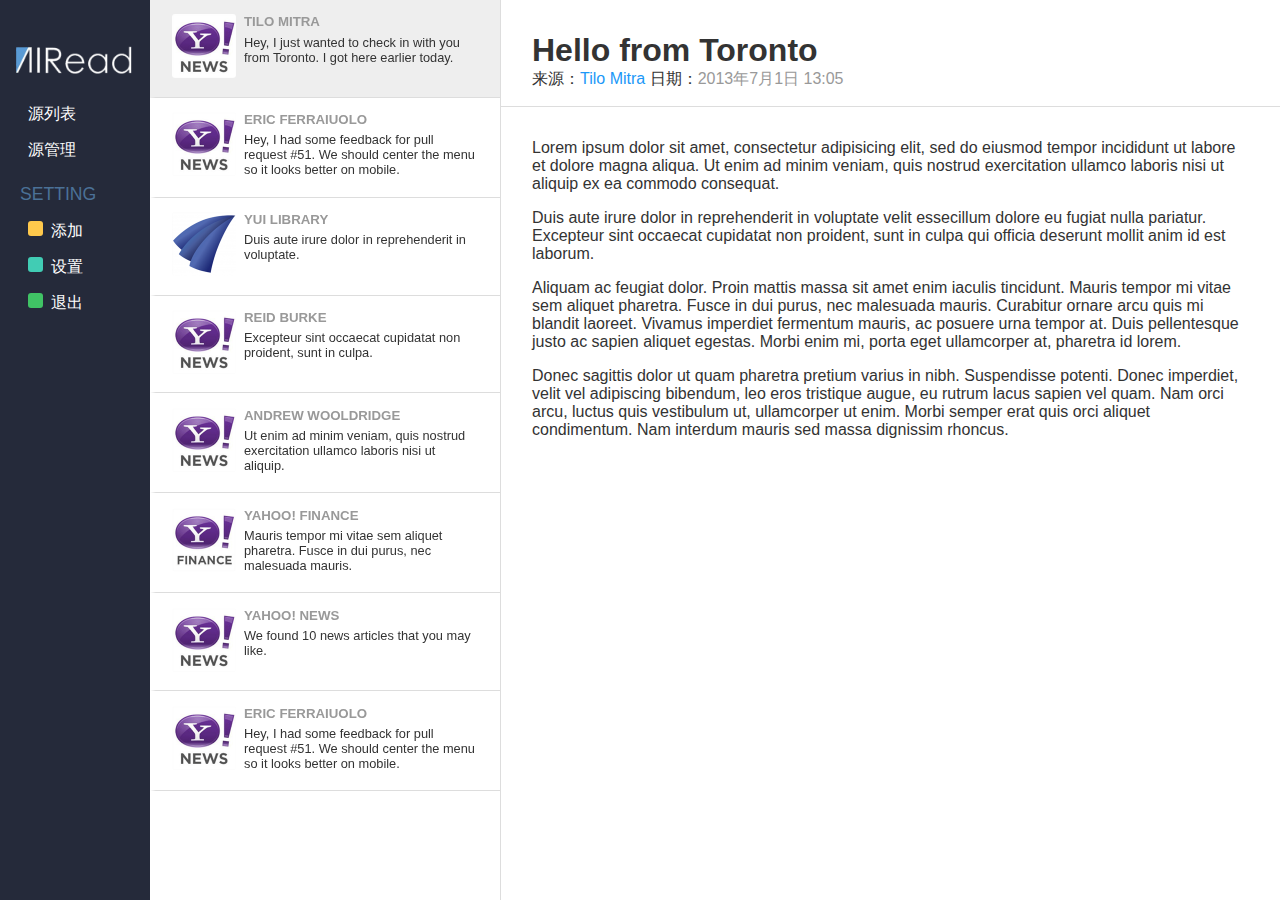
<file: index.html>
<!DOCTYPE html>
<html lang="en">
<head>
    <meta charset="utf-8">
    <meta name="viewport" content="width=device-width, initial-scale=1.0">
    <title>AiRead &ndash; RSS</title>
    <link rel="stylesheet" href="css/pure-min.css">
    <link rel="stylesheet" href="css/index.css">
</head>
<body>
<div class="pure-g-r content" id="layout">
    <!-- 导航栏显示 -->
    <div class="pure-u" id="nav">
        <a href="#nav" class="nav-menu-button">菜单</a>
        <a href="index.html"><img src="images/AiReadLogo.png" title="主页"></a>
        <div class="nav-inner">
            <div class="pure-menu pure-menu-open">
                <ul>
                    <li><a href="sourcelist.html" >源列表</a></li>
                    <li><a href="sourcemanage.html">源管理</a></li>
                    <li class="pure-menu-heading">Setting</li>
                    <li><a href="javascript:" onclick="openStaticPopup(3)"><span class="email-label-personal"></span>添加</a></li>
                    <li><a href="javascript:" onclick="openStaticPopup(4)"><span class="email-label-work"></span>设置</a></li>
                    <li><a href="login.html"><span class="email-label-travel"></span>退出</a></li>
                </ul>
            </div>
        </div>
    </div>
    <!-- 正文列表显示 -->
    <div class="pure-u" id="list">
        <div class="content">
            <div class="email-item email-item-selected pure-g">
                <div class="pure-u">
                    <img class="email-avatar" alt="Tilo Mitra's avatar" src="images/ynews-avatar.png" height="64" width="64">
                </div>
                <div class="pure-u-3-4">
                    <h5 class="email-name">Tilo Mitra</h5>
                    <p class="email-desc">
                        Hey, I just wanted to check in with you from Toronto. I got here earlier today.
                    </p>
                </div>
            </div>

            <div class="email-item pure-g">
                <div class="pure-u">
                    <img class="email-avatar" alt="Eric Ferraiuolo's avatar" src="images/ynews-avatar.png" height="64" width="64">
                </div>
                <div class="pure-u-3-4">
                    <h5 class="email-name">Eric Ferraiuolo</h5>
                    <p class="email-desc">
                        Hey, I had some feedback for pull request #51. We should center the menu so it looks better on mobile.
                    </p>
                </div>
            </div>

            <div class="email-item pure-g">
                <div class="pure-u">
                    <img class="email-avatar" alt="YUI's avatar" src="images/yui-avatar.png" height="64" width="64"/>
                </div>
                <div class="pure-u-3-4">
                    <h5 class="email-name">YUI Library</h5>
                    <p class="email-desc">
                        Duis aute irure dolor in reprehenderit in voluptate.
                    </p>
                </div>
            </div>

            <div class="email-item pure-g">
                <div class="pure-u">
                    <img class="email-avatar" alt="Reid Burke's avatar" src="images/ynews-avatar.png" height="64" width="64"/>
                </div>
                <div class="pure-u-3-4">
                    <h5 class="email-name">Reid Burke</h5>
                    <p class="email-desc">
                        Excepteur sint occaecat cupidatat non proident, sunt in culpa.
                    </p>
                </div>
            </div>

            <div class="email-item pure-g">
                <div class="pure-u">
                    <img class="email-avatar" alt="Andrew Wooldridge's avatar" src="images/ynews-avatar.png" height="64" width="64"/>
                </div>
                <div class="pure-u-3-4">
                    <h5 class="email-name">Andrew Wooldridge</h5>
                    <p class="email-desc">
                        Ut enim ad minim veniam, quis nostrud exercitation ullamco laboris nisi ut aliquip.
                    </p>
                </div>
            </div>

            <div class="email-item pure-g">
                <div class="pure-u">
                    <img class="email-avatar" alt="Yahoo! Finance's Avatar" src="images/yfinance-avatar.png" height="64" width="64"/>
                </div>
                <div class="pure-u-3-4">
                    <h5 class="email-name">Yahoo! Finance</h5>
                    <p class="email-desc">
                        Mauris tempor mi vitae sem aliquet pharetra. Fusce in dui purus, nec malesuada mauris.
                    </p>
                </div>
            </div>

            <div class="email-item pure-g">
                <div class="pure-u">
                    <img class="email-avatar" alt="Yahoo! News' avatar" src="images/ynews-avatar.png" height="64" width="64"/>
                </div>
                <div class="pure-u-3-4">
                    <h5 class="email-name">Yahoo! News</h5>
                    <p class="email-desc">
                        We found 10 news articles that you may like.
                    </p>
                </div>
            </div>

            <div class="email-item pure-g">
                <div class="pure-u">
                    <img class="email-avatar" alt="Eric Ferraiuolo's avatar" src="images/ynews-avatar.png" height="64" width="64">
                </div>
                <div class="pure-u-3-4">
                    <h5 class="email-name">Eric Ferraiuolo</h5>
                    <p class="email-desc">
                        Hey, I had some feedback for pull request #51. We should center the menu so it looks better on mobile.
                    </p>
                </div>
            </div>
        </div>
    </div>
    <!-- 正文内容显示 -->
    <div class="pure-u" id="main">
        <div class="content">
            <div class="email-content pure-g">
                <div class="email-content-header pure-g">
                    <div class="pure-u-1-2">
                        <h1 class="email-content-title">Hello from Toronto</h1>
                        <p class="email-content-subtitle">
                            来源：<a>Tilo Mitra</a>   日期：<span>2013年7月1日 13:05</span>
                        </p>
                    </div>
                </div>
                <div class="email-content-body pure-u-1">
                    <p>
                        Lorem ipsum dolor sit amet, consectetur adipisicing elit, sed do eiusmod tempor incididunt ut labore et dolore magna aliqua. Ut enim ad minim veniam, quis nostrud exercitation ullamco laboris nisi ut aliquip ex ea commodo consequat.
                    </p>
                    <p>
                        Duis aute irure dolor in reprehenderit in voluptate velit essecillum dolore eu fugiat nulla pariatur. Excepteur sint occaecat cupidatat non proident, sunt in culpa qui officia deserunt mollit anim id est laborum.
                    </p>
                    <p>
                        Aliquam ac feugiat dolor. Proin mattis massa sit amet enim iaculis tincidunt. Mauris tempor mi vitae sem aliquet pharetra. Fusce in dui purus, nec malesuada mauris. Curabitur ornare arcu quis mi blandit laoreet. Vivamus imperdiet fermentum mauris, ac posuere urna tempor at. Duis pellentesque justo ac sapien aliquet egestas. Morbi enim mi, porta eget ullamcorper at, pharetra id lorem.
                    </p>
                    <p>
                        Donec sagittis dolor ut quam pharetra pretium varius in nibh. Suspendisse potenti. Donec imperdiet, velit vel adipiscing bibendum, leo eros tristique augue, eu rutrum lacus sapien vel quam. Nam orci arcu, luctus quis vestibulum ut, ullamcorper ut enim. Morbi semper erat quis orci aliquet condimentum. Nam interdum mauris sed massa dignissim rhoncus.
                    </p>
                </div>
            </div>
        </div>
    </div>
    <!-- 隐藏功能区显示 -->
    <div id="myHiddenDiv3">
        <form name="get" action="#" method="post" >
            <div class="popup">
                <div class="popup-header">
                    <h2>添加订阅<em>（请输入你要订阅的源地址）</em></h2>
                    <hr>
                </div>
                <div class="popup-body">
                    <p class="bookadd">订阅地址：<input type="text" name="text" placeholder="请输入订阅地址"/></p>
                </div>
                <div class="popup-bottom">
                    <input type="button" class="pure-button primary-button" name="确定" value="确定">
                    <a href="index.html"><input type="button" class="pure-button primary-button" name="取消" value="取消"></a>
                </div>
            </div>
        </form>
    </div>
    <div id="myHiddenDiv4">
        <form name="get" action="#" method="post" >
            <div class="popup">
                <div class="popup-header">
                    <h2>设置<em>（设置你的喜好）</em></h2>
                    <hr>
                </div>
                <div class="popup-body">
                    <form class="pure-form pure-form-aligned">
                        <table class="setting">
                            <tr>
                                <td><label for="name">用户名</label></td>
                                <td><input id="name" type="text" placeholder="Username"></td>
                            </tr>
                            <tr>
                                <td><label for="email">邮箱</label></td>
                                <td><input id="email" type="email" placeholder="Email Address"></td>
                            </tr>
                        </table>
                    </form>
                </div>
                <div class="popup-bottom">
                    <input type="button" class="pure-button primary-button" name="确定" value="确定">
                    <a href="index.html"><input type="button" class="pure-button primary-button" name="取消" value="取消"></a>
                </div>
            </div>
        </form>
    </div>
</div>
<script src="js/ajf8ggy.js"></script>
<script src="js/yui-min.js"></script>
<script src="js/jquery.min.js"></script>
<script src="js/modernizr.custom.34978.js"></script>
<script src="js/jquery.jmpopups-0.5.1.js"></script>
<script src="js/index.js"></script>
</body>
</html>
</file>
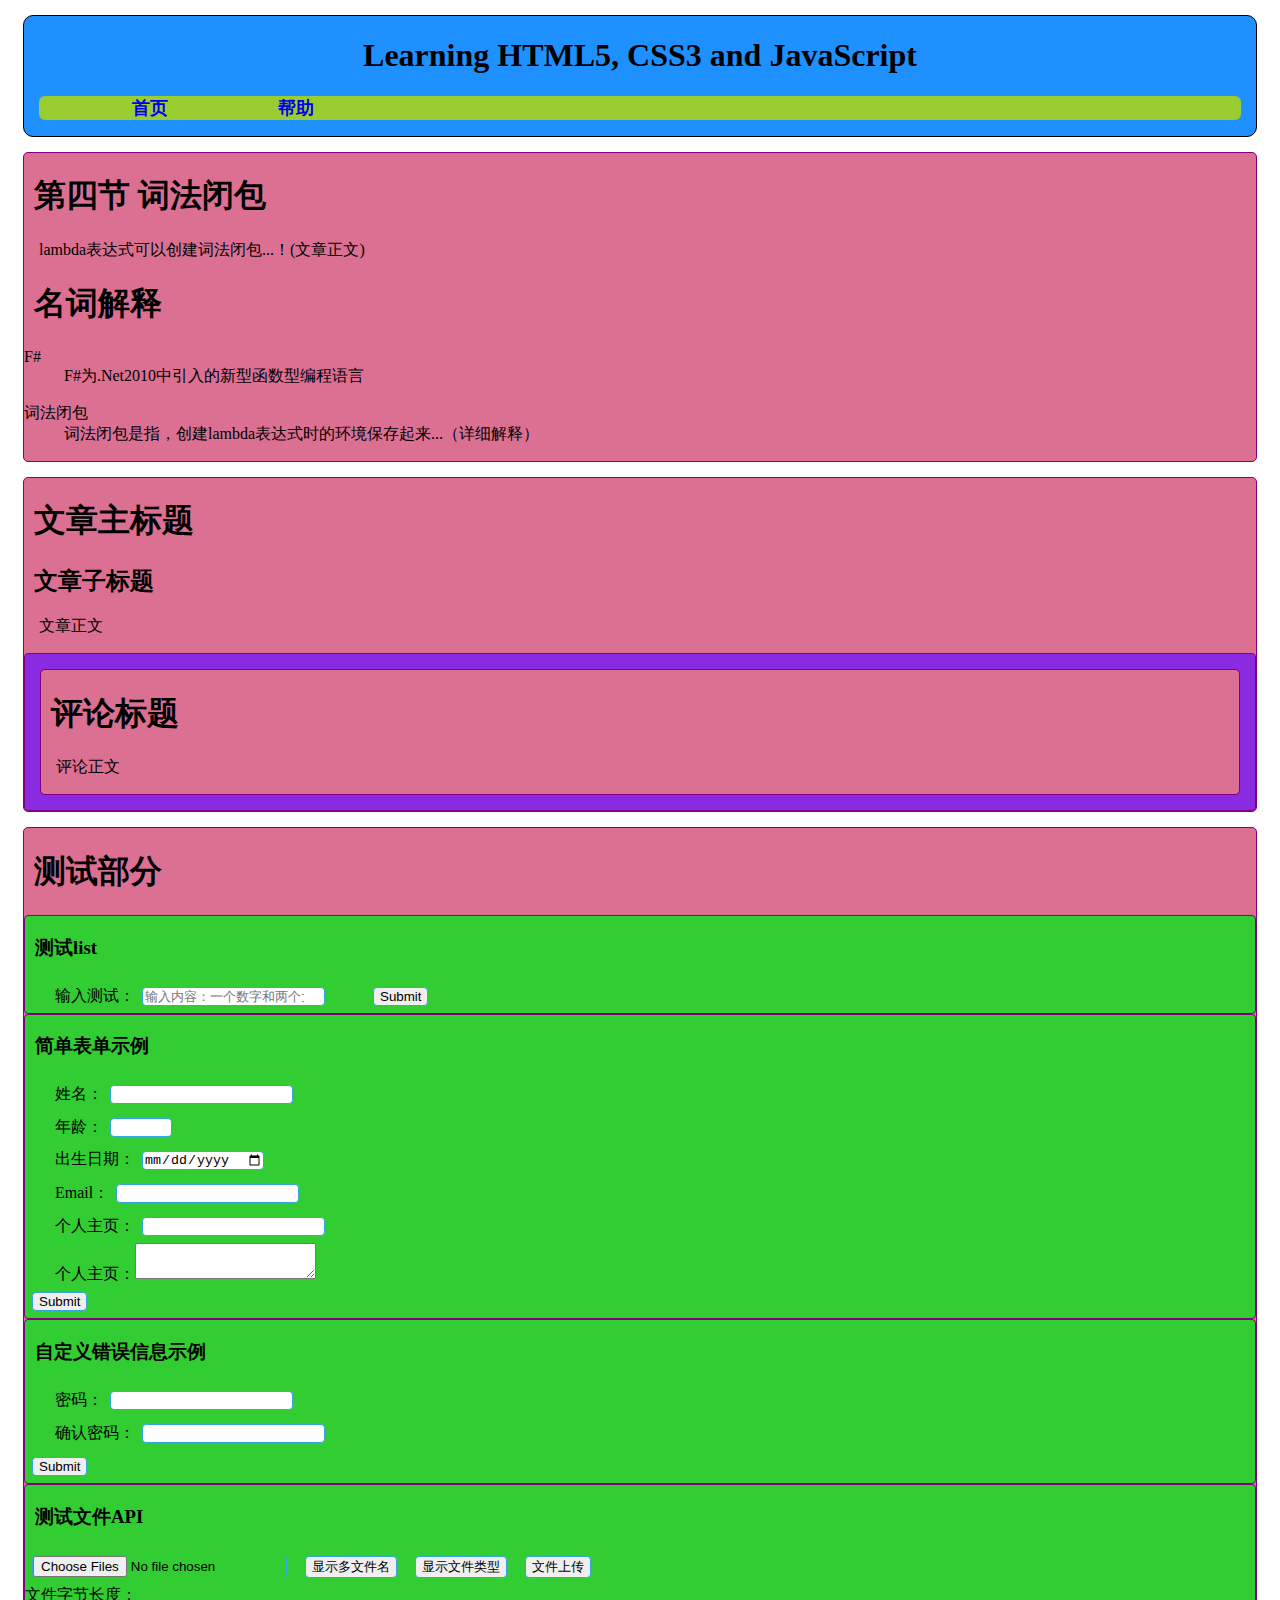
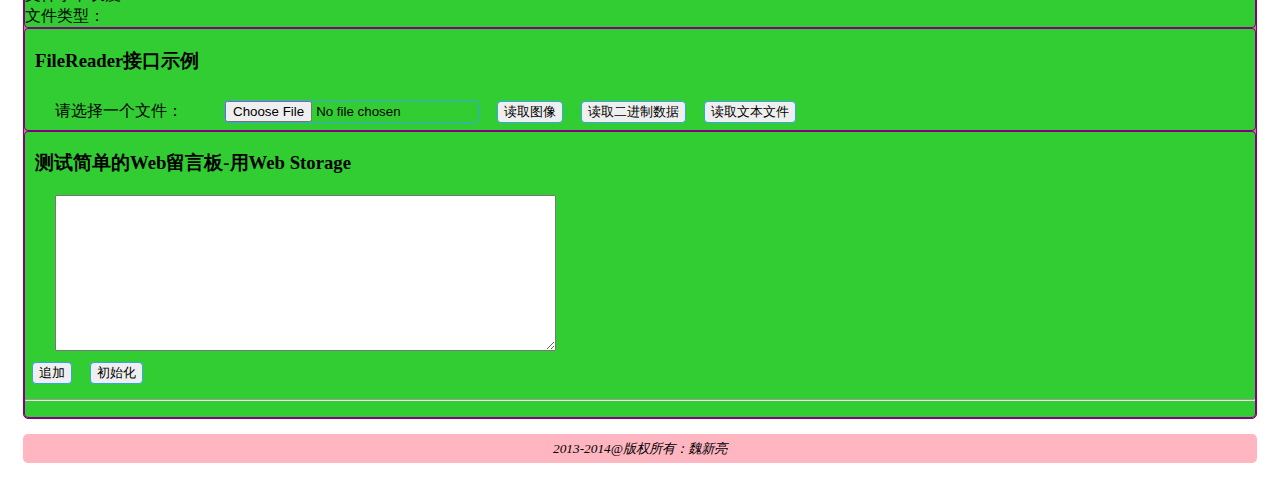
<file: html5_test.html>
<!DOCTYPE html>
<head>
    <title>Learning HTML5, CSS3 and JavaScript</title>
    <meta charset="UTF-8" />
    <link rel="stylesheet" href="default.css">
</head>
<body>
<header>
    <h1>Learning HTML5, CSS3 and JavaScript</h1>
    <nav>
        <ul>
            <li><a href="#">首页</a></li>
            <li><a href="#">帮助</a></li>
        </ul>
    </nav>
</header>
<article>
    <h1>第四节 词法闭包</h1>
    <p>lambda表达式可以创建词法闭包...！(文章正文)</p>
    <aside>
        <h1>名词解释</h1>
        <dl>
            <dt>F#</dt>
            <dd>F#为.Net2010中引入的新型函数型编程语言</dd>
        </dl>
        <dl>
            <dt>词法闭包</dt>
            <dd>词法闭包是指，创建lambda表达式时的环境保存起来...（详细解释）</dd>
        </dl>
    </aside>
</article>
<article>
    <hgroup>
        <h1>文章主标题</h1>
        <h2>文章子标题</h2>
    </hgroup>
    <p>文章正文</p>
    <section class="comments">
        <article>
            <h1>评论标题</h1>
            <p>评论正文</p>
        </article>
    </section>
</article>
<article>
    <h1>测试部分</h1>
    <section>
        <h3>测试list</h3>
        <form name="form1">
            <label>
            输入测试：<input type="text" name="greeting" list="greetings" pattern="[1-9][A-Z]{2}" placeholder="输入内容：一个数字和两个大写字母！"/>
            </label>
            <datalist id="greetings" style="display: none;">
                <option value="Good Morning">Good Morning</option>
                <option value="Hello">Hello</option>
                <option value="Good Afternoon">Good Afternoon</option>
            </datalist>
            <input type="submit"/>
        </form>
    </section>
    <section>
        <h3>简单表单示例</h3>
        <form name="form2" onsubmit="return checkEmail();">
            <label>姓名：<input name="username" id="username" type="text" required/></label><br/>
            <label>年龄：<input name="age" id="age" type="number" min="0" max="100"/></label><br/>
            <label>出生日期：<input name="birthday" id="birthday" type="date"/></label><br/>
            <label>Email：<input name="email" id="email" type="email"/></label><br/>
           <!-- TODO: 如果一定要填写Email的话，可以在input 里面添加required来要求，或者是用js
           <label>Email<input name="email" id="email" type="email" required></label><br/> -->
            <label>个人主页：<input name="url" id="url" type="url"></label><br/>
            <label>个人主页：<textarea name="memo" id="memo"></textarea></label><br/>
            <input type="submit"/>
        </form>
    </section>
    <section>
        <h3>自定义错误信息示例</h3>
        <form name="form3" onsubmit="return checkPass();">
            <label>密码：<input type="password" name="pass1" id="pass1" /> </label><br/>
            <label>确认密码：<input type="password" name="pass2" id="pass2" /> </label><br/>
            <input type="submit"/>
        </form>
    </section>
    <section>
        <h3>测试文件API</h3>
        <input type="file" id="file" multiple size="80"/>
        <input type="button" onclick="ShowFileName();" value="显示多文件名"/>
        <input type="button" onclick="ShowFileType();" value="显示文件类型"/>
        <input type="button" onclick="FileUpload();" value="文件上传"/><br/>
        文件字节长度：<span id="size"></span><br/>
        文件类型：<span id="type"></span>
    </section>
    <section>
        <h3>FileReader接口示例</h3>
        <label>请选择一个文件：</label>
        <input type="file" id="file2"/>
        <input type="button" onclick="readAsDataURL();" value="读取图像"/>
        <input type="button" onclick="readAsBinaryString();" value="读取二进制数据"/>
        <input type="button" onclick="readAsText();" value="读取文本文件"/><br/>
        <div id="result"></div>
    </section>
    <section>
        <h3>测试简单的Web留言板-用Web Storage</h3>
        <label><textarea id="memo2" cols="60" rows="10"></textarea></label><br/>
        <input type="button" onclick="saveStorage('memo2');" value="追加"/>
        <input type="button" onclick="clearStorage('msg');" value="初始化"/>
        <hr>
        <p id="msg"></p>
    </section>
</article>
<footer>
    <small>2013-2014@版权所有：魏新亮</small>
</footer>
<script src="default.js"></script>
</body>
</file>
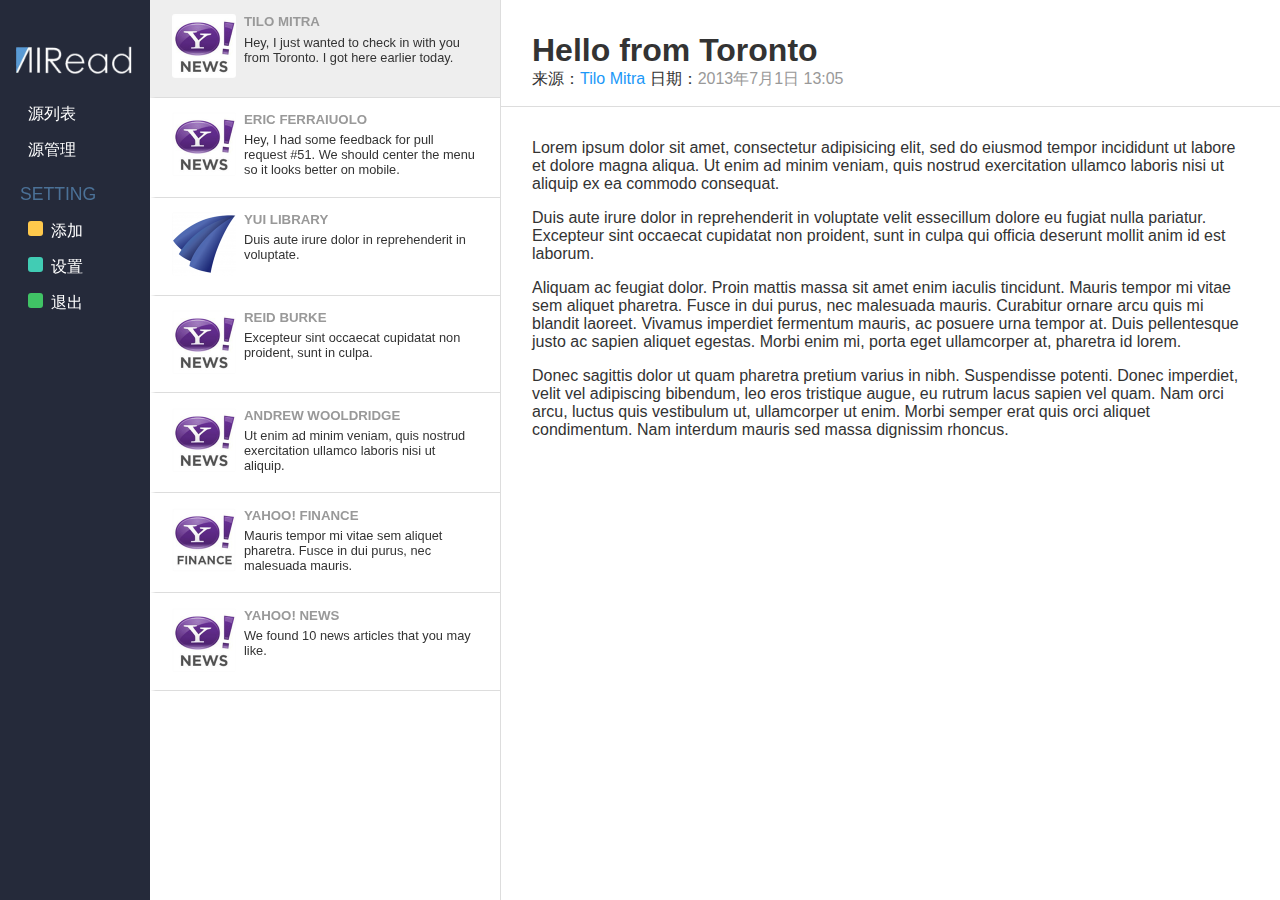
<file: index - 副本 (2).html>
<!DOCTYPE html>
<html lang="en">
<head>
    <meta charset="utf-8">
    <meta name="viewport" content="width=device-width, initial-scale=1.0">
    <title>AiRead &ndash; RSS</title>
    <link rel="stylesheet" href="css/pure-min.css">
    <link rel="stylesheet" href="css/index.css">
</head>
<body>
<div class="pure-g-r content" id="layout">
    <!--<div id="navigation">-->
    <!--<div class="pure-u" id="nav">-->
        <!--<a href="#nav" class="nav-menu-button">菜单</a>-->
        <!--<img src="images/AiReadLogo.png">-->
        <!--<div class="nav-inner">-->
            <!--<div class="pure-menu pure-menu-open">-->
                <!--<ul>-->
                    <!--<li><a href="javascript:" onclick="openStaticPopup(1)">源列表</a></li>-->
                    <!--<li><a href="javascript:" onclick="openStaticPopup(2)">源管理</a></li>-->
                    <!--<li class="pure-menu-heading">Setting</li>-->
                    <!--<li><a href="javascript:" onclick="openStaticPopup(3)"><span class="email-label-personal"></span>添加</a></li>-->
                    <!--<li><a href="javascript:" onclick="openStaticPopup(4)"><span class="email-label-work"></span>设置</a></li>-->
                    <!--<li><a href="#"><span class="email-label-travel"></span>退出</a></li>-->
                <!--</ul>-->
            <!--</div>-->
        <!--</div>-->
    <!--</div>-->
    <!--</div>-->
    <div id="myHiddenDiv">
        <form name="get" action="#" method="post" >
            <div class="popup">
                <div class="popup-header">
                    <h2>源列表<em>（请选择你订阅的源）</em></h2>
                    <hr>
                </div>
                <div class="popup-body">
                    <ul>
                        <li><input type="radio" name="radio" checked="checked"/>网易新闻</li>
                        <li><input type="radio" name="radio" />百度新闻</li>
                        <li><input type="radio" name="radio" />雅虎新闻</li>
                        <li><input type="radio" name="radio" />新浪新闻</li>
                        <li><input type="radio" name="radio" />腾讯新闻</li>
                        <li><input type="radio" name="radio" />Google</li>
                        <li><input type="radio" name="radio" />百度新闻</li>
                        <li><input type="radio" name="radio" />雅虎新闻</li>
                        <li><input type="radio" name="radio" />新浪新闻</li>
                        <li><input type="radio" name="radio" />腾讯新闻</li>
                        <li><input type="radio" name="radio" />Google</li>
                        <li><input type="radio" name="radio" />百度新闻</li>
                        <li><input type="radio" name="radio" />雅虎新闻</li>
                        <li><input type="radio" name="radio" />新浪新闻</li>
                        <li><input type="radio" name="radio" />腾讯新闻</li>
                        <li><input type="radio" name="radio" />Google</li>
                    </ul>
                </div>
                <div class="popup-bottom"><input type="button" class="pure-button primary-button" name="确定" value="确定"></div>
            </div>
        </form>
    </div>

    <div id="myHiddenDiv2">
        <form name="get" action="#" method="post" >
            <div class="popup">
                <div class="popup-header">
                    <h2>源管理<em>（请选择你要删除的源）</em></h2>
                    <hr>
                </div>
                <div class="popup-body">
                    <ul>
                        <li><input type="checkbox" name="checkbox"/>网易新闻</li>
                        <li><input type="checkbox" name="checkbox"/>百度新闻</li>
                        <li><input type="checkbox" name="checkbox"/>雅虎新闻</li>
                        <li><input type="checkbox" name="checkbox"/>新浪新闻</li>
                        <li><input type="checkbox" name="checkbox"/>腾讯新闻</li>
                        <li><input type="checkbox" name="checkbox"/>Google</li>
                        <li><input type="checkbox" name="checkbox"/>百度新闻</li>
                        <li><input type="checkbox" name="checkbox"/>雅虎新闻</li>
                        <li><input type="checkbox" name="checkbox"/>新浪新闻</li>
                        <li><input type="checkbox" name="checkbox"/>腾讯新闻</li>
                        <li><input type="checkbox" name="checkbox"/>Google</li>
                        <li><input type="checkbox" name="checkbox"/>百度新闻</li>
                        <li><input type="checkbox" name="checkbox"/>雅虎新闻</li>
                        <li><input type="checkbox" name="checkbox"/>新浪新闻</li>
                        <li><input type="checkbox" name="checkbox"/>腾讯新闻</li>
                        <li><input type="checkbox" name="checkbox"/>Google</li>
                    </ul>
                </div>
                <div class="popup-bottom"><input type="button" class="pure-button primary-button" name="删除" value="删除"></div>
            </div>
        </form>
    </div>

    <div id="myHiddenDiv3">
        <form name="get" action="#" method="post" >
            <div class="popup">
                <div class="popup-header">
                    <h2>添加订阅<em>（请输入你要订阅的源地址）</em></h2>
                    <hr>
                </div>
                <div class="popup-body">
                    <p class="bookadd">订阅地址：<input type="text" name="text" value="请输入订阅地址"/></p>
                </div>
                <div class="popup-bottom"><input type="button" class="pure-button primary-button" name="确定" value="确定"></div>
            </div>
        </form>
    </div>

    <div id="myHiddenDiv4">
        <form name="get" action="#" method="post" >
            <div class="popup">
                <div class="popup-header">
                    <h2>设置<em>（设置你的喜好）</em></h2>
                    <hr>
                </div>
            </div>
        </form>
    </div>

    <div class="pure-u" id="list">
        <div class="content">
            <div class="email-item email-item-selected pure-g">
                <div class="pure-u">
                    <img class="email-avatar" alt="Tilo Mitra's avatar" src="images/ynews-avatar.png" height="64" width="64">
                </div>
                <div class="pure-u-3-4">
                    <h5 class="email-name">Tilo Mitra</h5>
                    <p class="email-desc">
                        Hey, I just wanted to check in with you from Toronto. I got here earlier today.
                    </p>
                </div>
            </div>

            <div class="email-item pure-g">
                <div class="pure-u">
                    <img class="email-avatar" alt="Eric Ferraiuolo's avatar" src="images/ynews-avatar.png" height="64" width="64">
                </div>
                <div class="pure-u-3-4">
                    <h5 class="email-name">Eric Ferraiuolo</h5>
                    <p class="email-desc">
                        Hey, I had some feedback for pull request #51. We should center the menu so it looks better on mobile.
                    </p>
                </div>
            </div>

            <div class="email-item pure-g">
                <div class="pure-u">
                    <img class="email-avatar" alt="YUI's avatar" src="images/yui-avatar.png" height="64" width="64"/>
                </div>
                <div class="pure-u-3-4">
                    <h5 class="email-name">YUI Library</h5>
                    <p class="email-desc">
                        Duis aute irure dolor in reprehenderit in voluptate.
                    </p>
                </div>
            </div>

            <div class="email-item pure-g">
                <div class="pure-u">
                    <img class="email-avatar" alt="Reid Burke's avatar" src="images/ynews-avatar.png" height="64" width="64"/>
                </div>
                <div class="pure-u-3-4">
                    <h5 class="email-name">Reid Burke</h5>
                    <p class="email-desc">
                        Excepteur sint occaecat cupidatat non proident, sunt in culpa.
                    </p>
                </div>
            </div>

            <div class="email-item pure-g">
                <div class="pure-u">
                    <img class="email-avatar" alt="Andrew Wooldridge's avatar" src="images/ynews-avatar.png" height="64" width="64"/>
                </div>
                <div class="pure-u-3-4">
                    <h5 class="email-name">Andrew Wooldridge</h5>
                    <p class="email-desc">
                        Ut enim ad minim veniam, quis nostrud exercitation ullamco laboris nisi ut aliquip.
                    </p>
                </div>
            </div>

            <div class="email-item pure-g">
                <div class="pure-u">
                    <img class="email-avatar" alt="Yahoo! Finance's Avatar" src="images/yfinance-avatar.png" height="64" width="64"/>
                </div>
                <div class="pure-u-3-4">
                    <h5 class="email-name">Yahoo! Finance</h5>
                    <p class="email-desc">
                        Mauris tempor mi vitae sem aliquet pharetra. Fusce in dui purus, nec malesuada mauris.
                    </p>
                </div>
            </div>

            <div class="email-item pure-g">
                <div class="pure-u">
                    <img class="email-avatar" alt="Yahoo! News' avatar" src="images/ynews-avatar.png" height="64" width="64"/>
                </div>
                <div class="pure-u-3-4">
                    <h5 class="email-name">Yahoo! News</h5>
                    <p class="email-desc">
                        We found 10 news articles that you may like.
                    </p>
                </div>
            </div>
        </div>
    </div>

    <div class="pure-u" id="main">
        <div class="content">
            <div class="email-content pure-g">
                <div class="email-content-header pure-g">
                    <div class="pure-u-1-2">
                        <h1 class="email-content-title">Hello from Toronto</h1>
                        <p class="email-content-subtitle">
                            来源：<a>Tilo Mitra</a>   日期：<span>2013年7月1日 13:05</span>
                        </p>
                    </div>
                </div>
                <div class="email-content-body pure-u-1">
                    <p>
                        Lorem ipsum dolor sit amet, consectetur adipisicing elit, sed do eiusmod tempor incididunt ut labore et dolore magna aliqua. Ut enim ad minim veniam, quis nostrud exercitation ullamco laboris nisi ut aliquip ex ea commodo consequat.
                    </p>
                    <p>
                        Duis aute irure dolor in reprehenderit in voluptate velit essecillum dolore eu fugiat nulla pariatur. Excepteur sint occaecat cupidatat non proident, sunt in culpa qui officia deserunt mollit anim id est laborum.
                    </p>
                    <p>
                        Aliquam ac feugiat dolor. Proin mattis massa sit amet enim iaculis tincidunt. Mauris tempor mi vitae sem aliquet pharetra. Fusce in dui purus, nec malesuada mauris. Curabitur ornare arcu quis mi blandit laoreet. Vivamus imperdiet fermentum mauris, ac posuere urna tempor at. Duis pellentesque justo ac sapien aliquet egestas. Morbi enim mi, porta eget ullamcorper at, pharetra id lorem.
                    </p>
                    <p>
                        Donec sagittis dolor ut quam pharetra pretium varius in nibh. Suspendisse potenti. Donec imperdiet, velit vel adipiscing bibendum, leo eros tristique augue, eu rutrum lacus sapien vel quam. Nam orci arcu, luctus quis vestibulum ut, ullamcorper ut enim. Morbi semper erat quis orci aliquet condimentum. Nam interdum mauris sed massa dignissim rhoncus.
                    </p>
                </div>
            </div>
        </div>
    </div>
    <div id="navigation">
        <div class="pure-u" id="nav">
            <a href="#nav" class="nav-menu-button">菜单</a>
            <img src="images/AiReadLogo.png">
            <div class="nav-inner">
                <div class="pure-menu pure-menu-open">
                    <ul>
                        <li><a href="javascript:" onclick="openStaticPopup(1)">源列表</a></li>
                        <li><a href="javascript:" onclick="openStaticPopup(2)">源管理</a></li>
                        <li class="pure-menu-heading">Setting</li>
                        <li><a href="javascript:" onclick="openStaticPopup(3)"><span class="email-label-personal"></span>添加</a></li>
                        <li><a href="javascript:" onclick="openStaticPopup(4)"><span class="email-label-work"></span>设置</a></li>
                        <li><a href="#"><span class="email-label-travel"></span>退出</a></li>
                    </ul>
                </div>
            </div>
        </div>
    </div>
</div>
<script src="js/ajf8ggy.js"></script>
<script src="js/yui-min.js"></script>
<script src="js/jquery.min.js"></script>
<script src="js/modernizr.custom.34978.js"></script>
<script src="js/jquery.jmpopups-0.5.1.js"></script>
<script>
    $(function() {
        $('#navigation').hover(
                function () {
                    $('#nav',$(this)).stop().animate({'marginLeft':'-500px'},200);
                },
                function () {
                    $('#nav',$(this)).stop().animate({'marginLeft':'-640px'},200);
                }
        );
    });
    $.setupJMPopups({
        screenLockerBackground: "#565d64",
        screenLockerOpacity: "0.6"
    });
    function openStaticPopup(num) {
        if( num == 1 ) {
            $.openPopupLayer({
                name: "myStaticPopup",
                width: 820,
                target: "myHiddenDiv"
            });
        }
        else if( num == 2 ) {
            $.openPopupLayer({
                name: "myStaticPopup",
                width: 820,
                target: "myHiddenDiv2"
            });
        }
        else if( num == 3 ) {
            $.openPopupLayer({
                name: "myStaticPopup",
                width: 820,
                target: "myHiddenDiv3"
            });
        }
        else if( num == 4 ) {
            $.openPopupLayer({
                name: "myStaticPopup",
                width: 820,
                target: "myHiddenDiv4"
            });
        }
    }
</script>
</body>
</html>
</file>
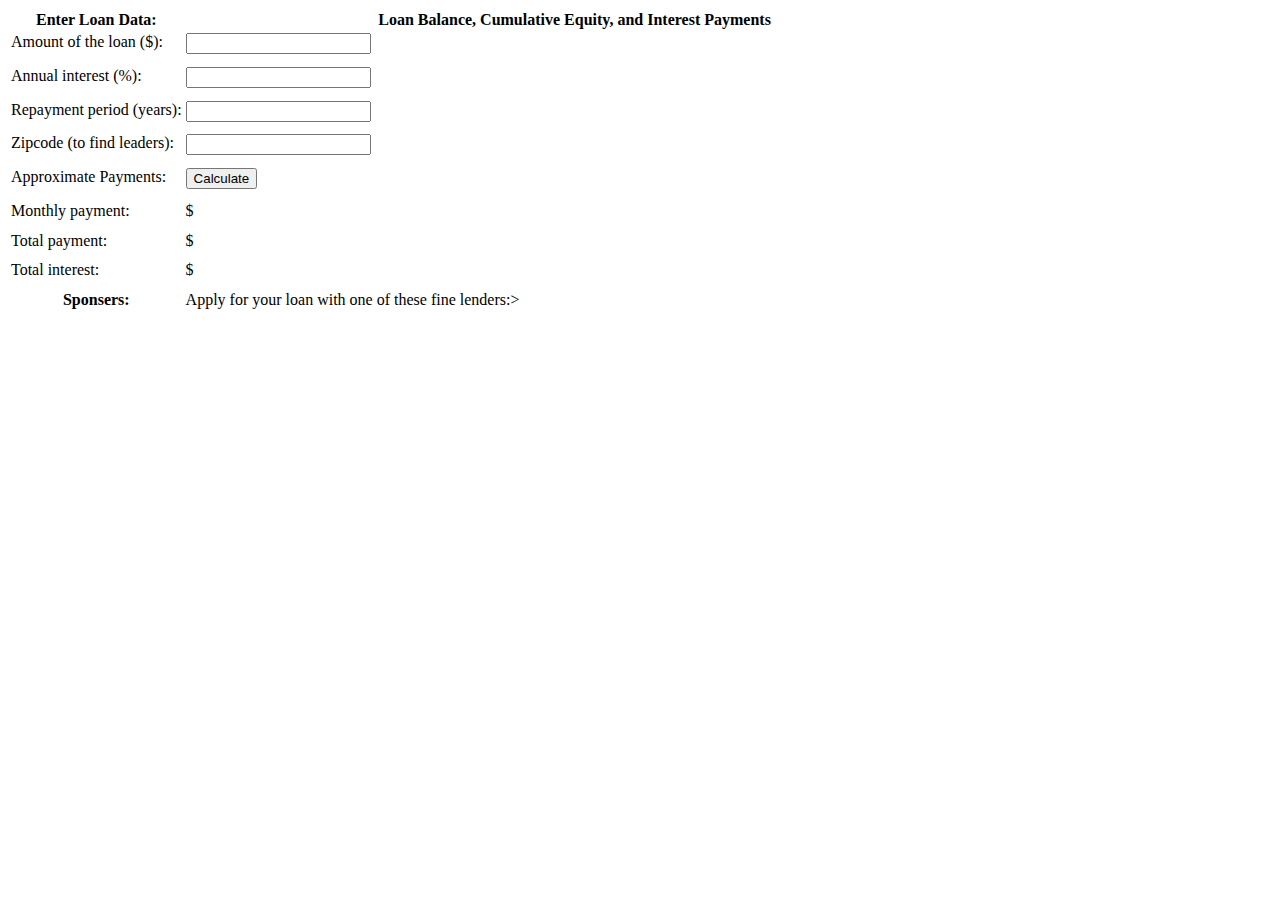
<file: LoanCalculator.html>
<!DOCTYPE html>
<head>
    <title>JavaScript Loan Calculator</title>
    <meta charset="UTF-8" />
    <style>
        .output { font-weight: bold;}
        #payment { text-decoration: underline;}
        #graph { boder: solid black 1px;}
        th, td { vertical-align: top;}
    </style>
</head>
<body>
<table>
    <tr>
        <th>Enter Loan Data:</th>
        <td></td>
        <th>Loan Balance,  Cumulative Equity, and Interest Payments</th>
    </tr>
    <tr>
        <td>Amount of the loan ($):</td>
        <td><input id="amount" onchange="calculate();" /></td>
        <td rowspan="8"><canvas id="graph" width="400" height="250"></canvas></td>
    </tr>
    <tr>
        <td>Annual interest (%):</td>
        <td><input id="apr" onchange="calculate();"/></td>
    </tr>
    <tr>
        <td>Repayment period (years):</td>
        <td><input id="years" onchange="calculate();"/></td>
    </tr>
    <tr>
        <td>Zipcode (to find leaders):</td>
        <td><input id="zipcode" onchange="calculate();"/></td>
    </tr>
    <tr>
        <td>Approximate Payments:</td>
        <td><button onclick="calculate();">Calculate</button></td>
    </tr>
    <tr>
        <td>Monthly payment:</td>
        <td>$<span class="output" id="payment"></span></td>
    </tr>
    <tr>
        <td>Total payment:</td>
        <td>$<span class="output" id="total"></span></td>
    </tr>
    <tr>
        <td>Total interest:</td>
        <td>$<span class="output" id="totalinterest"></span></td>
    </tr>
    <tr>
        <th>Sponsers:</th>
        <td colspan="2">Apply for your loan with one of these fine lenders:><div id="lenders"></div></td>
    </tr>
</table>
<script src="LoanCalculator.js"></script>
</body>
</file>
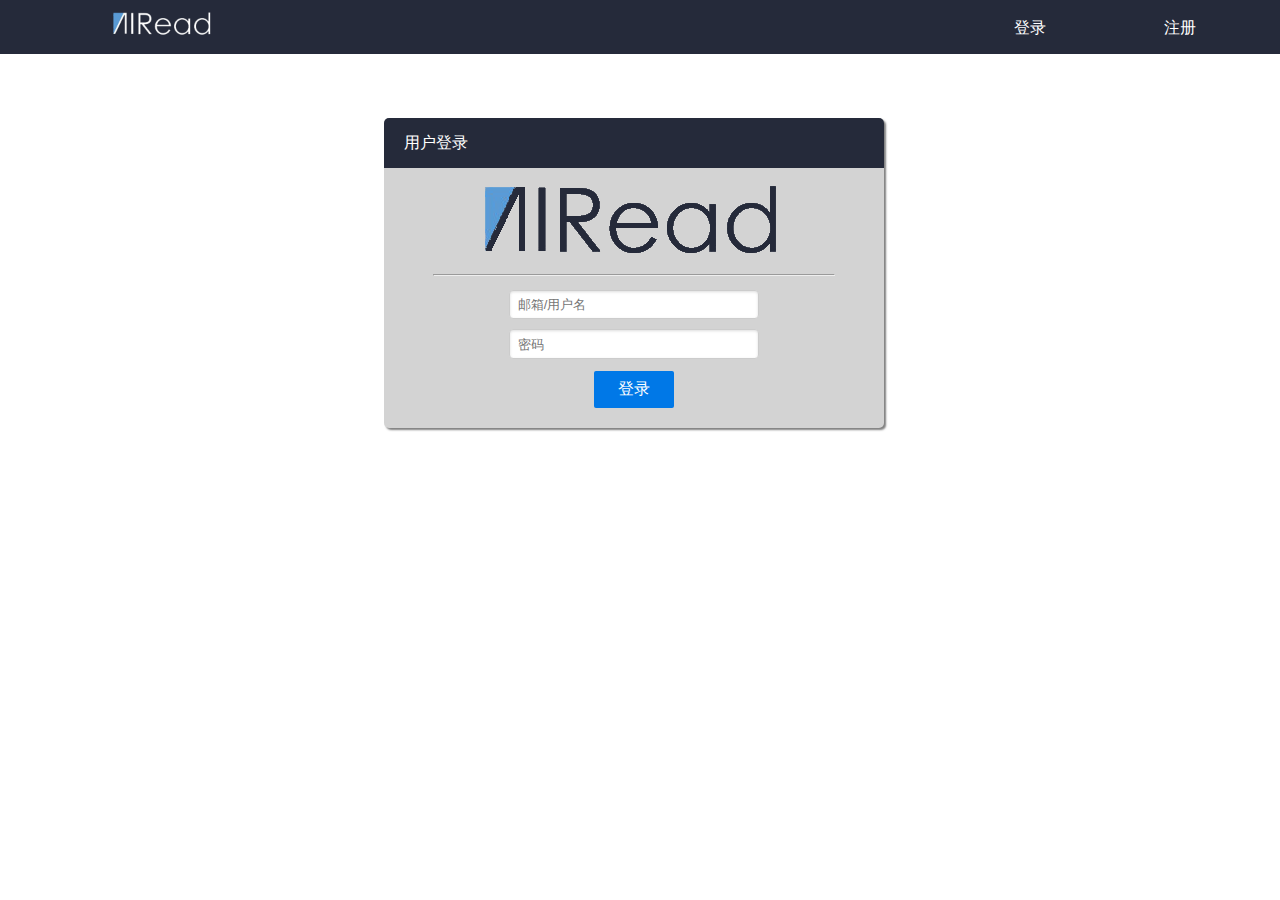
<file: login.html>
<!DOCTYPE html>
<html lang="en">
<head>
    <meta charset="utf-8">
    <meta name="viewport" content="width=device-width, initial-scale=1.0">
    <title>AiRead &ndash; RSS</title>
    <link rel="stylesheet" href="css/pure-min.css">
    <link rel="stylesheet" href="css/index.css">
</head>
<body>
    <div class="navigation">
        <a href="index.html"><img src="images/AiReadLogo.png"></a>
        <a href="register.html"><span>注册</span></a>
        <a href="login.html"><span>登录</span></a>
    </div>
    <div class="content-main">
        <div class="content-title">
            <p>用户登录</p>
        </div>
        <div class="content-logo">
            <a href="login.html"><img src="images/AiReadLogo2.png"></a>
        </div>
        <hr>
        <div class="content-text">
            <form class="pure-form">
                <fieldset>
                <!--<span>* 邮箱/用户名不能为空</span><br/>-->
                <input type="text" class="pure-input-1-2" placeholder="邮箱/用户名"><br/>
                <input type="text" class="pure-input-1-2" placeholder="密码">
                </fieldset>
                <button type="submit" class="pure-button pure-button-primary">登录</button>
            </form>
        </div>
    </div>
</body>
</html>
</file>
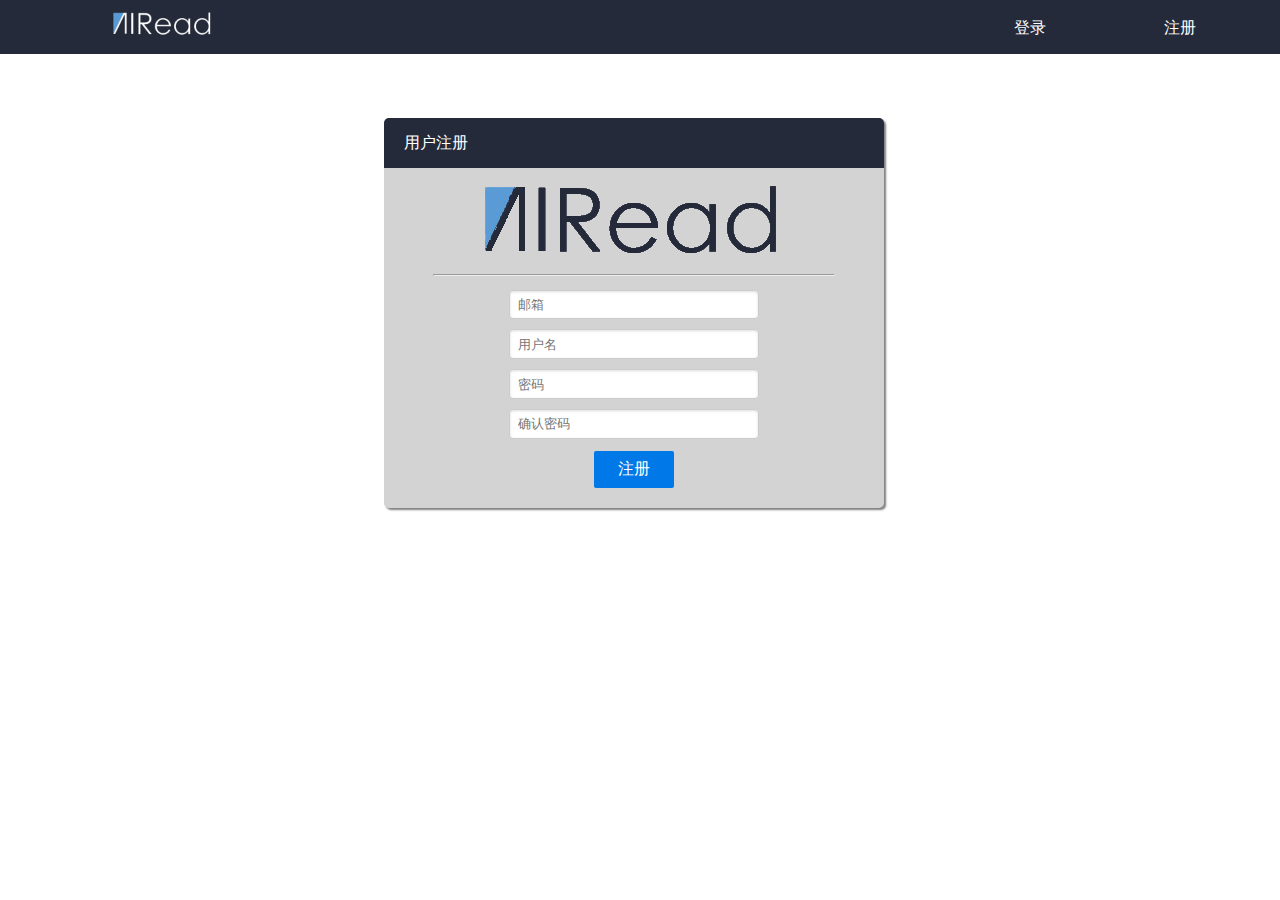
<file: register.html>
<!DOCTYPE html>
<html lang="en">
<head>
    <meta charset="utf-8">
    <meta name="viewport" content="width=device-width, initial-scale=1.0">
    <title>AiRead &ndash; RSS</title>
    <link rel="stylesheet" href="css/pure-min.css">
    <link rel="stylesheet" href="css/index.css">
</head>
<body>
    <div class="navigation">
        <a href="login.html"><img src="images/AiReadLogo.png"></a>
        <a href="register.html"><span>注册</span></a>
        <a href="login.html"><span>登录</span></a>
    </div>
    <div class="content-main">
        <div class="content-title">
            <p>用户注册</p>
        </div>
        <div class="content-logo">
            <a href="login.html"><img src="images/AiReadLogo2.png"></a>
        </div>
        <hr>
        <div class="content-text">
            <form class="pure-form">
                <fieldset>
                <input type="text" class="pure-input-1-2" placeholder="邮箱"><br>
                <input type="text" class="pure-input-1-2" placeholder="用户名"><br>
                <input type="text" class="pure-input-1-2" placeholder="密码"><br>
                <input type="text" class="pure-input-1-2" placeholder="确认密码">
                </fieldset>
                <button type="submit" class="pure-button pure-button-primary">注册</button>
            </form>
        </div>
    </div>
</body>
</html>
</file>
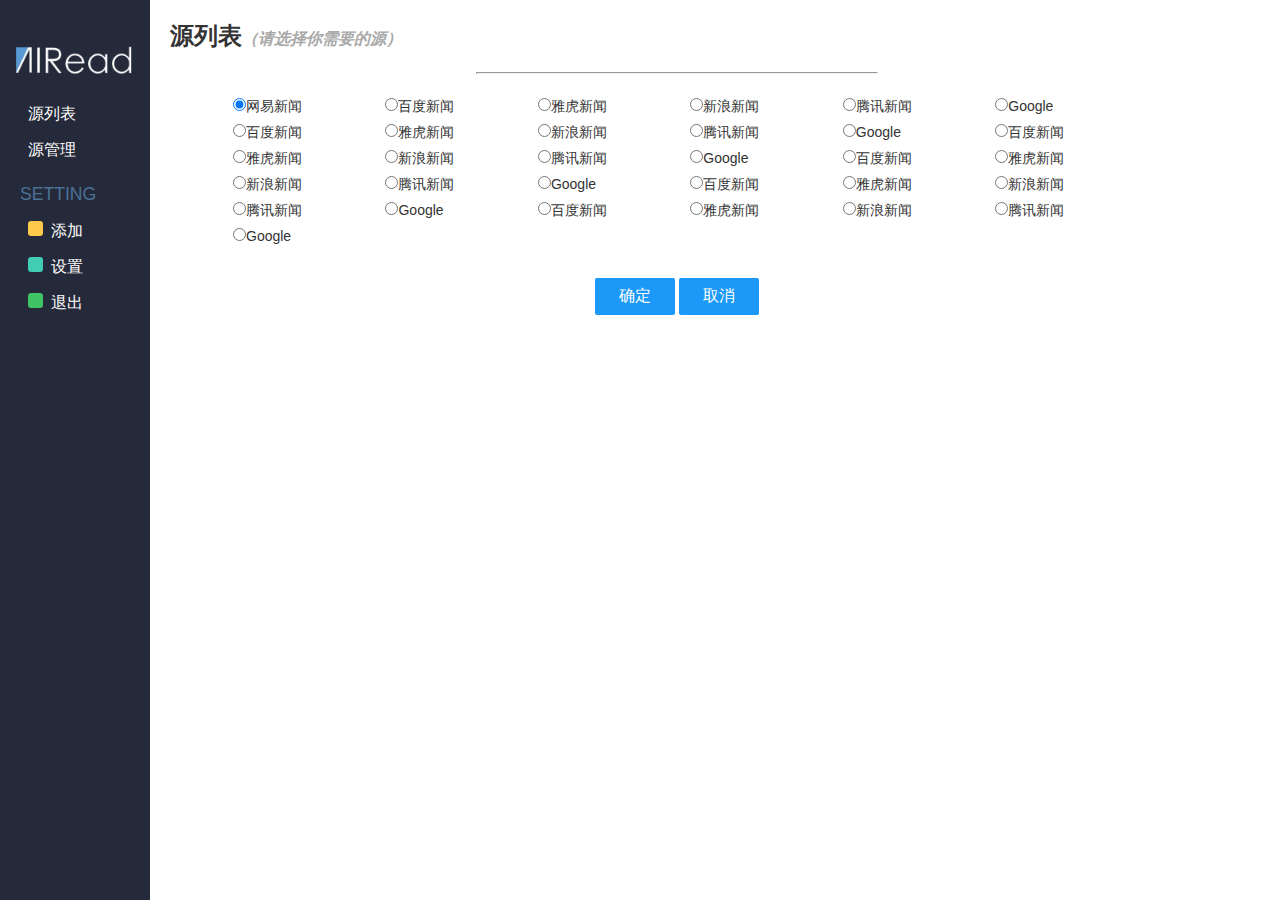
<file: sourcelist.html>
<!DOCTYPE html>
<html lang="en">
<head>
    <meta charset="utf-8">
    <meta name="viewport" content="width=device-width, initial-scale=1.0">
    <title>AiRead &ndash; RSS</title>
    <link rel="stylesheet" href="css/pure-min.css">
    <link rel="stylesheet" href="css/index.css">
</head>
<body>
<div class="pure-g-r content" id="layout">
    <!-- 导航栏显示 -->
    <div class="pure-u" id="nav">
        <a href="#nav" class="nav-menu-button">菜单</a>
        <a href="index.html"><img src="images/AiReadLogo.png" title="主页"></a>
        <div class="nav-inner">
            <div class="pure-menu pure-menu-open">
                <ul>
                    <li><a href="sourcelist.html" >源列表</a></li>
                    <li><a href="sourcemanage.html">源管理</a></li>
                    <li class="pure-menu-heading">Setting</li>
                    <li><a href="javascript:" onclick="openStaticPopup(3)"><span class="email-label-personal"></span>添加</a></li>
                    <li><a href="javascript:" onclick="openStaticPopup(4)"><span class="email-label-work"></span>设置</a></li>
                    <li><a href="login.html"><span class="email-label-travel"></span>退出</a></li>
                </ul>
            </div>
        </div>
    </div>
    <!-- 源列表显示 -->
    <div class="pure-u" id="sourcelist">
        <div class="list-header">
            <h2>源列表<em>（请选择你需要的源）</em></h2><hr>
        </div>
        <form name="get" action="#" method="post" >
            <div class="popup-body">
                <ul>
                    <li><input type="radio" name="radio" checked="checked"/>网易新闻</li>
                    <li><input type="radio" name="radio" />百度新闻</li>
                    <li><input type="radio" name="radio" />雅虎新闻</li>
                    <li><input type="radio" name="radio" />新浪新闻</li>
                    <li><input type="radio" name="radio" />腾讯新闻</li>
                    <li><input type="radio" name="radio" />Google</li>
                    <li><input type="radio" name="radio" />百度新闻</li>
                    <li><input type="radio" name="radio" />雅虎新闻</li>
                    <li><input type="radio" name="radio" />新浪新闻</li>
                    <li><input type="radio" name="radio" />腾讯新闻</li>
                    <li><input type="radio" name="radio" />Google</li>
                    <li><input type="radio" name="radio" />百度新闻</li>
                    <li><input type="radio" name="radio" />雅虎新闻</li>
                    <li><input type="radio" name="radio" />新浪新闻</li>
                    <li><input type="radio" name="radio" />腾讯新闻</li>
                    <li><input type="radio" name="radio" />Google</li>
                    <li><input type="radio" name="radio" />百度新闻</li>
                    <li><input type="radio" name="radio" />雅虎新闻</li>
                    <li><input type="radio" name="radio" />新浪新闻</li>
                    <li><input type="radio" name="radio" />腾讯新闻</li>
                    <li><input type="radio" name="radio" />Google</li>
                    <li><input type="radio" name="radio" />百度新闻</li>
                    <li><input type="radio" name="radio" />雅虎新闻</li>
                    <li><input type="radio" name="radio" />新浪新闻</li>
                    <li><input type="radio" name="radio" />腾讯新闻</li>
                    <li><input type="radio" name="radio" />Google</li>
                    <li><input type="radio" name="radio" />百度新闻</li>
                    <li><input type="radio" name="radio" />雅虎新闻</li>
                    <li><input type="radio" name="radio" />新浪新闻</li>
                    <li><input type="radio" name="radio" />腾讯新闻</li>
                    <li><input type="radio" name="radio" />Google</li>
                </ul>
            </div>
            <div class="popup-bottom">
                <input type="button" class="pure-button primary-button" name="确定" value="确定">
                <a href="index.html"><input type="button" class="pure-button primary-button" name="取消" value="取消"></a>
            </div>
        </form>
    </div>
    <!-- 隐藏功能区显示 -->
    <div id="myHiddenDiv3">
        <form name="get" action="#" method="post" >
            <div class="popup">
                <div class="popup-header">
                    <h2>添加订阅<em>（请输入你要订阅的源地址）</em></h2>
                    <hr>
                </div>
                <div class="popup-body">
                    <p class="bookadd">订阅地址：<input type="text" name="text" placeholder="请输入订阅地址"/></p>
                </div>
                <div class="popup-bottom">
                    <input type="button" class="pure-button primary-button" name="确定" value="确定">
                    <a href="sourcelist.html"><input type="button" class="pure-button primary-button" name="取消" value="取消"></a>
                </div>
            </div>
        </form>
    </div>
    <div id="myHiddenDiv4">
        <form name="get" action="#" method="post" >
            <div class="popup">
                <div class="popup-header">
                    <h2>设置<em>（设置你的喜好）</em></h2>
                    <hr>
                </div>
                <div class="popup-body">
                    <form class="pure-form pure-form-aligned">
                        <table class="setting">
                            <tr>
                                <td><label for="name">用户名</label></td>
                                <td><input id="name" type="text" placeholder="Username"></td>
                            </tr>
                            <tr>
                                <td><label for="email">邮箱</label></td>
                                <td><input id="email" type="email" placeholder="Email Address"></td>
                            </tr>
                        </table>
                    </form>
                </div>
                <div class="popup-bottom">
                    <input type="button" class="pure-button primary-button" name="确定" value="确定">
                    <a href="sourcelist.html"><input type="button" class="pure-button primary-button" name="取消" value="取消"></a>
                </div>
            </div>
        </form>
    </div>
</div>
<script src="js/ajf8ggy.js"></script>
<script src="js/yui-min.js"></script>
<script src="js/jquery.min.js"></script>
<script src="js/modernizr.custom.34978.js"></script>
<script src="js/jquery.jmpopups-0.5.1.js"></script>
<script src="js/index.js"></script>
</body>
</html>
</file>
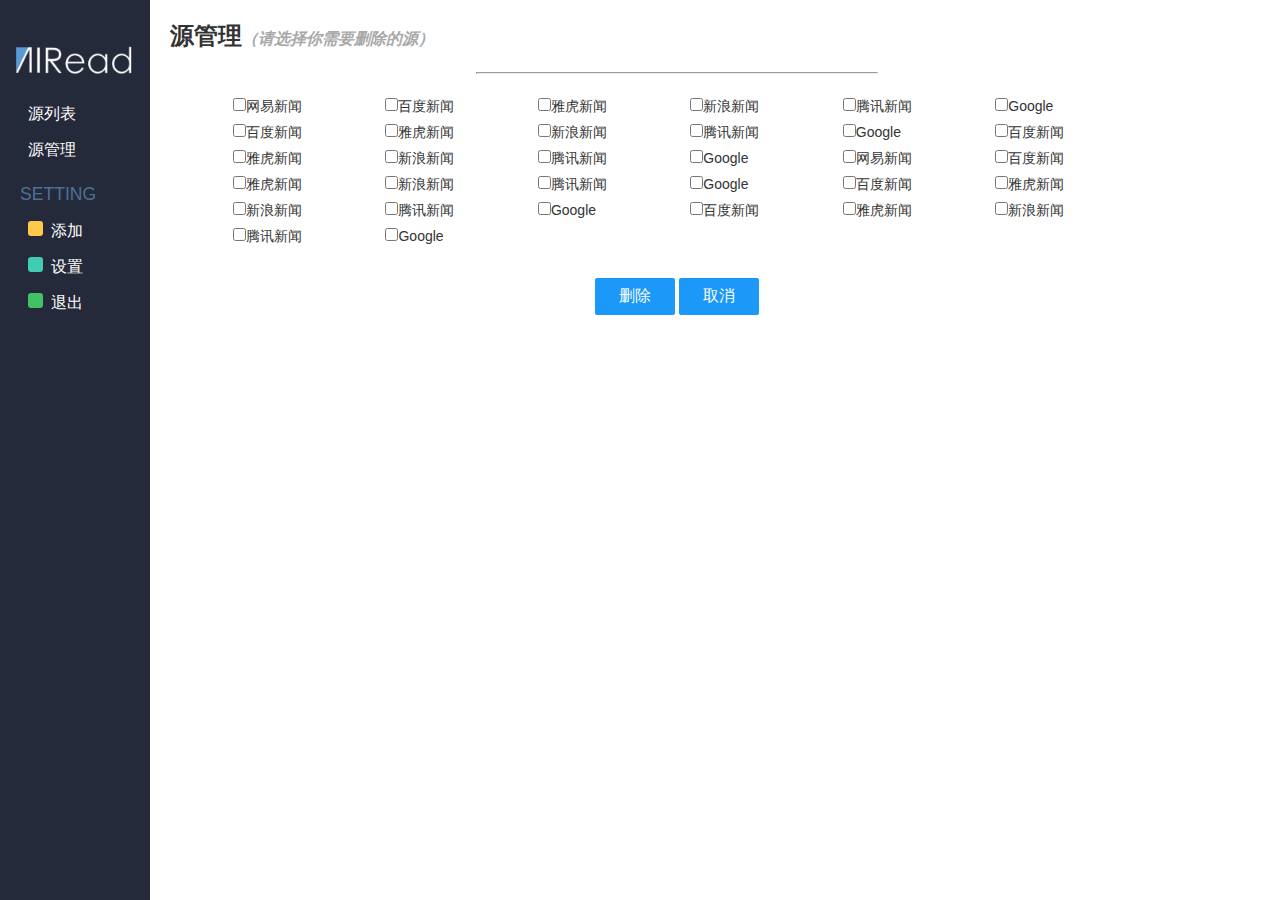
<file: sourcemanage.html>
<!DOCTYPE html>
<html lang="en">
<head>
    <meta charset="utf-8">
    <meta name="viewport" content="width=device-width, initial-scale=1.0">
    <title>AiRead &ndash; RSS</title>
    <link rel="stylesheet" href="css/pure-min.css">
    <link rel="stylesheet" href="css/index.css">
</head>
<body>
<div class="pure-g-r content" id="layout">
    <!-- 导航栏显示 -->
    <div class="pure-u" id="nav">
        <a href="#nav" class="nav-menu-button">菜单</a>
        <a href="index.html"><img src="images/AiReadLogo.png" title="主页"></a>
        <div class="nav-inner">
            <div class="pure-menu pure-menu-open">
                <ul>
                    <li><a href="sourcelist.html" >源列表</a></li>
                    <li><a href="sourcemanage.html">源管理</a></li>
                    <li class="pure-menu-heading">Setting</li>
                    <li><a href="javascript:" onclick="openStaticPopup(3)"><span class="email-label-personal"></span>添加</a></li>
                    <li><a href="javascript:" onclick="openStaticPopup(4)"><span class="email-label-work"></span>设置</a></li>
                    <li><a href="login.html"><span class="email-label-travel"></span>退出</a></li>
                </ul>
            </div>
        </div>
    </div>
    <!-- 源列表显示 -->
    <div class="pure-u" id="sourcelist">
        <div class="list-header">
            <h2>源管理<em>（请选择你需要删除的源）</em></h2><hr>
        </div>
        <form name="get" action="#" method="post" >
            <div class="popup-body">
                <ul>
                    <li><input type="checkbox" name="checkbox"/>网易新闻</li>
                    <li><input type="checkbox" name="checkbox"/>百度新闻</li>
                    <li><input type="checkbox" name="checkbox"/>雅虎新闻</li>
                    <li><input type="checkbox" name="checkbox"/>新浪新闻</li>
                    <li><input type="checkbox" name="checkbox"/>腾讯新闻</li>
                    <li><input type="checkbox" name="checkbox"/>Google</li>
                    <li><input type="checkbox" name="checkbox"/>百度新闻</li>
                    <li><input type="checkbox" name="checkbox"/>雅虎新闻</li>
                    <li><input type="checkbox" name="checkbox"/>新浪新闻</li>
                    <li><input type="checkbox" name="checkbox"/>腾讯新闻</li>
                    <li><input type="checkbox" name="checkbox"/>Google</li>
                    <li><input type="checkbox" name="checkbox"/>百度新闻</li>
                    <li><input type="checkbox" name="checkbox"/>雅虎新闻</li>
                    <li><input type="checkbox" name="checkbox"/>新浪新闻</li>
                    <li><input type="checkbox" name="checkbox"/>腾讯新闻</li>
                    <li><input type="checkbox" name="checkbox"/>Google</li>
                    <li><input type="checkbox" name="checkbox"/>网易新闻</li>
                    <li><input type="checkbox" name="checkbox"/>百度新闻</li>
                    <li><input type="checkbox" name="checkbox"/>雅虎新闻</li>
                    <li><input type="checkbox" name="checkbox"/>新浪新闻</li>
                    <li><input type="checkbox" name="checkbox"/>腾讯新闻</li>
                    <li><input type="checkbox" name="checkbox"/>Google</li>
                    <li><input type="checkbox" name="checkbox"/>百度新闻</li>
                    <li><input type="checkbox" name="checkbox"/>雅虎新闻</li>
                    <li><input type="checkbox" name="checkbox"/>新浪新闻</li>
                    <li><input type="checkbox" name="checkbox"/>腾讯新闻</li>
                    <li><input type="checkbox" name="checkbox"/>Google</li>
                    <li><input type="checkbox" name="checkbox"/>百度新闻</li>
                    <li><input type="checkbox" name="checkbox"/>雅虎新闻</li>
                    <li><input type="checkbox" name="checkbox"/>新浪新闻</li>
                    <li><input type="checkbox" name="checkbox"/>腾讯新闻</li>
                    <li><input type="checkbox" name="checkbox"/>Google</li>
                </ul>
            </div>
            <div class="popup-bottom">
                <input type="button" class="pure-button primary-button" name="删除" value="删除">
                <a href="index.html"><input type="button" class="pure-button primary-button" name="取消" value="取消"></a>
            </div>
        </form>
    </div>
    <!-- 隐藏功能区显示 -->
    <div id="myHiddenDiv3">
        <form name="get" action="#" method="post" >
            <div class="popup">
                <div class="popup-header">
                    <h2>添加订阅<em>（请输入你要订阅的源地址）</em></h2>
                    <hr>
                </div>
                <div class="popup-body">
                    <p class="bookadd">订阅地址：<input type="text" name="text" placeholder="请输入订阅地址"/></p>
                </div>
                <div class="popup-bottom">
                    <input type="button" class="pure-button primary-button" name="确定" value="确定">
                    <a href="sourcemanage.html"><input type="button" class="pure-button primary-button" name="取消" value="取消"></a>
                </div>
            </div>
        </form>
    </div>
    <div id="myHiddenDiv4">
        <form name="get" action="#" method="post" >
            <div class="popup">
                <div class="popup-header">
                    <h2>设置<em>（设置你的喜好）</em></h2>
                    <hr>
                </div>
                <div class="popup-body">
                    <form class="pure-form pure-form-aligned">
                        <table class="setting">
                            <tr>
                                <td><label for="name">用户名</label></td>
                                <td><input id="name" type="text" placeholder="Username"></td>
                            </tr>
                            <tr>
                                <td><label for="email">邮箱</label></td>
                                <td><input id="email" type="email" placeholder="Email Address"></td>
                            </tr>
                        </table>
                    </form>
                </div>
                <div class="popup-bottom">
                    <input type="button" class="pure-button primary-button" name="确定" value="确定">
                    <a href="sourcemanage.html"><input type="button" class="pure-button primary-button" name="取消" value="取消"></a>
                </div>
            </div>
        </form>
    </div>
</div>
<script src="js/ajf8ggy.js"></script>
<script src="js/yui-min.js"></script>
<script src="js/jquery.min.js"></script>
<script src="js/modernizr.custom.34978.js"></script>
<script src="js/jquery.jmpopups-0.5.1.js"></script>
<script src="js/index.js"></script>
</body>
</html>
</file>
<file: css/index.css>
body {
    color: #333;
}
a {
    text-decoration: none;
    color: #1b98f8;
}

/* LAYOUT CSS */
#layout {
    padding-left:500px; /* "left col (nav + list)" width */
    position: relative;
}

#nav, #list {
    position: fixed;
    top: 0;
    bottom: 0;
    overflow: auto;
}
#nav {
    margin-left:-500px; /* "left col (nav + list)" width */
    width:150px;
    background: rgb(37, 42, 58);
    text-align: center;
    padding: 2em 0;
}

#list {
    margin-left: -350px;
    width:350px;
    border-right: 1px solid #ddd;
}

#main {
    width: 100%;
}
#sourcelist {
    margin-left:-330px;
    width: 130%;
}
#sourcelist em {
    color: #a9a9a9;
    font-size: 12pt;
}

.primary-button,
.secondary-button {
    -webkit-box-shadow: none;
    -moz-box-shadow: none;
    box-shadow: none;
}
.primary-button {
    color: #fff;
    background: #1b98f8;
    margin: 1em 0;
}
.secondary-button {
    background: #fff;
    border: 1px solid #ddd;
    color: #666;
    padding: 0.5em 2em;
    font-size: 80%;
}

#nav .pure-menu {
    background: transparent;
    border: none;
    text-align: left;
}
#nav .pure-menu a:hover,
#nav .pure-menu a:focus {
    background: rgb(55, 60, 90);
}
#nav .pure-menu a {
    color: #fff;
    margin-left: 0.5em;
}
#nav .pure-menu-heading {
    border-bottom: none;
    font-size:110%;
    color: rgb(75, 113, 151);
}

#nav .nav-menu-button {
    display: none;
}

.email-count {
    color: rgb(75, 113, 151);
}

.email-label-personal,
.email-label-work,
.email-label-travel {
    width: 15px;
    height: 15px;
    display: inline-block;
    margin-right: 0.5em;
    border-radius: 3px;
}
.email-label-personal {
    background: #ffc94c;
}
.email-label-work {
    background: #41ccb4;
}
.email-label-travel {
    background: #40c365;
}

.email-item {
    padding: 0.9em 1em;
    border-bottom: 1px solid #ddd;
    border-left: 6px solid transparent;
}
.email-avatar {
    border-radius: 3px;
    margin-right: 0.5em;
}
.email-name, .email-subject {
    margin: 0;
}
.email-name {
    text-transform: uppercase;
    color: #999;
}
.email-desc {
    font-size: 80%;
    margin: 0.4em 0;
}

.email-item-selected {
    background: #eee;
}
.email-item-unread {
    border-left: 6px solid #02a3c6;
}

.email-content-header, .email-content-body, .email-content-footer {
    padding: 1em 2em;
}
.email-content-header {
    border-bottom: 1px solid #ddd;
}
.email-content-title {
    margin: 0.5em 0 0;
}
.email-content-subtitle {
    font-size: 1em;
    margin: 0;
    font-weight: normal;
}
.email-content-subtitle span {
    color: #999;
}
.email-content-controls {
    margin-top: 2em;
    text-align: right;
}
.email-content-controls .secondary-button {
    margin-bottom: 0.3em;
}

@media (max-width: 867px) {

    #list, #main {
        width: auto;
    }
    #layout {
        padding-left: -150px;
    }
    #list {
        width: auto;
        height: 33%;
        border-bottom: 1px solid #ddd;
    }
    #main {
        position: fixed;
        top: 33%;
        right: 0;
        bottom: 0;
        left: 150px;
        overflow: auto;
        width: auto; /* so that it's not 100% */
    }
}

@media (max-width: 480px) {
    #layout, #nav, #list, #main {
        position: static;
        margin: 0;
        padding: 0;
    }
    #nav {
        width: 100%;
        height: 40px;
        position: relative;
    }
    #nav .nav-menu-button {
        display: block;
        top: 0.5em;
        right: 0.5em;
        position: absolute;
    }
    #nav.active {
        height: 80%;
    }
    .nav-inner {
        display: none;
    }
    #nav.active .nav-inner {
        display: block;
    }
    .email-avatar {
        width: 40px;
        height: 40px;
    }
}

#username {
    color: #ffffff;
    font-size: 14pt;
}
.nav-bottom {
    color: #fffaf0;
    padding-bottom: 1px;
    font-size: 9pt;
}
#myHiddenDiv {
    display:none;
}
#myHiddenDiv2 {
    display:none;
}
#myHiddenDiv3 {
    display:none;
}
#myHiddenDiv4 {
    display:none;
}
.popup {
    background-color: #ffffff;
    border:1px solid #ccc;
    border-radius: 7px;
}
.popup-header h2 {
    font-size:20px;
    width:100%;
    padding-left: 20px;
}
.popup-header em {
    color: #a9a9a9;
    font-size:14px;
    width:100%;
}
.popup-body ul li{
    display: inline-block;
    width: 125px;
    height: 20px;
    line-height: 20px;
    margin: 6px 0 0 23px;
    text-align: left;
    font-size: 14px;
    list-style: none;
}
.popup-body ul li:hover {
    background-color: #d3d3d3;
}
.popup-bottom {
    text-align: center;
}
.bookadd {
    padding-left: 20px;
}
.email-item:hover {
    background: #eee;
}
.navigation{
    background:rgb(37, 42, 58);
}
.navigation img {
    height: 50px;
    margin-left: 100px;
}
.navigation span {
    color: #ffffff;
    float: right;
    margin: 18px 50px 0 0;
    width: 100px;
    text-align: center;
}
.navigation span:hover {
    background-color: #f5f5f5;
    color: #000000;
    border-radius: 5px;
}
.content-main {
    width: 500px;
    height: auto;
    margin-left: 30%;
    margin-top: 5%;
    background-color:#d3d3d3 ;
    border-radius: 5px;
    box-shadow:2px 2px 2px rgba(0,0,0,.5);
}
.content-main:hover {
    box-shadow:5px 5px 5px rgba(0,0,0,.5);
    transition: all 0.2s ease-in-out;
}
.content-title {
    border-radius:5px 5px 0 0;
    background: rgb(37, 42, 58);
    height: 50px;
}
.content-title p{
    color: white;
    margin-left: 20px;
    padding-top: 15px;
}
.content-logo {
    text-align: center;
}
.content-text {
    text-align: center;
}
.content-text input {
    margin-bottom: 10px;
}
.content-text input:last-child {
    margin-bottom: 0;
}
.setting {
    margin-left: 23px;
}
.setting tr {
    height: 50px;
}
.setting td {
    width: 100px;
}
.pure-form button {
    margin-bottom: 20px;
}
hr{
    width: 400px;
}
</file>
<file: default.css>
/**
 * Created with JetBrains WebStorm.
 * User: Greenhill
 * Date: 13-3-16
 * Time: 下午4:07
 * To create this template use File
 */
body {
    font-family: "微软雅黑";
}
input {
    transition: all 0.30s ease-in-out;
    -webkit-transition: all 0.30s ease-in-out;
    -moz-transition: all 0.30s ease-in-out;
    border: #35a5e5 1px solid;
    border-radius: 4px;
    outline: none;
    margin: 7px;
}
input:focus {
    box-shadow: 0 0 5px rgba(238, 10, 10, 1);
    -webkit-box-shadow: 0 0 5px rgba(238, 10, 10, 1);
    -moz-box-shadow: 0 0 5px rgba(81, 203, 238, 1);
}

header {
    background-color: #1e90ff;
    border: black 1px solid;
    border-radius: 10px;
    margin: 15px;
    text-align: center;
}

nav {
    background-color:#9acd32;
    text-align: left;
    margin: 5px 15px;
    border-radius: 6px;
}
li{
    display: inline;
    list-style: none;
    margin: 3px;
    padding: 0 50px 0 50px;
}
li:hover {
    background-color: #ffdead;
    boeder: black 1px solid;
    border-radius: 3px;
}
li a {
    font-size: 18px;
    font-weight: bold;
    text-decoration: none;
}
article {
    margin: 15px;
    background-color: #db7093;
    border: purple 1.5px solid;
    border-radius: 5px;
}
section {
    background-color: #32cd32;
    border: purple 1px solid;
    border-radius: 4px;
}

.comments {
    background-color: #8a2be2;
    border: purple 1px solid;
    border-radius: 4px;
}
label {
    padding: 0 30px;
}
h1,
h2,
h3 {
    padding: 0 10px;
}
p {
    padding: 0 15px;
}
footer {
    background-color: #ffb6c1;
    border-radius: 5px;
    font-style: italic;
    margin: 15px;
    padding: 5px;
    text-align: center;
}
</file>
